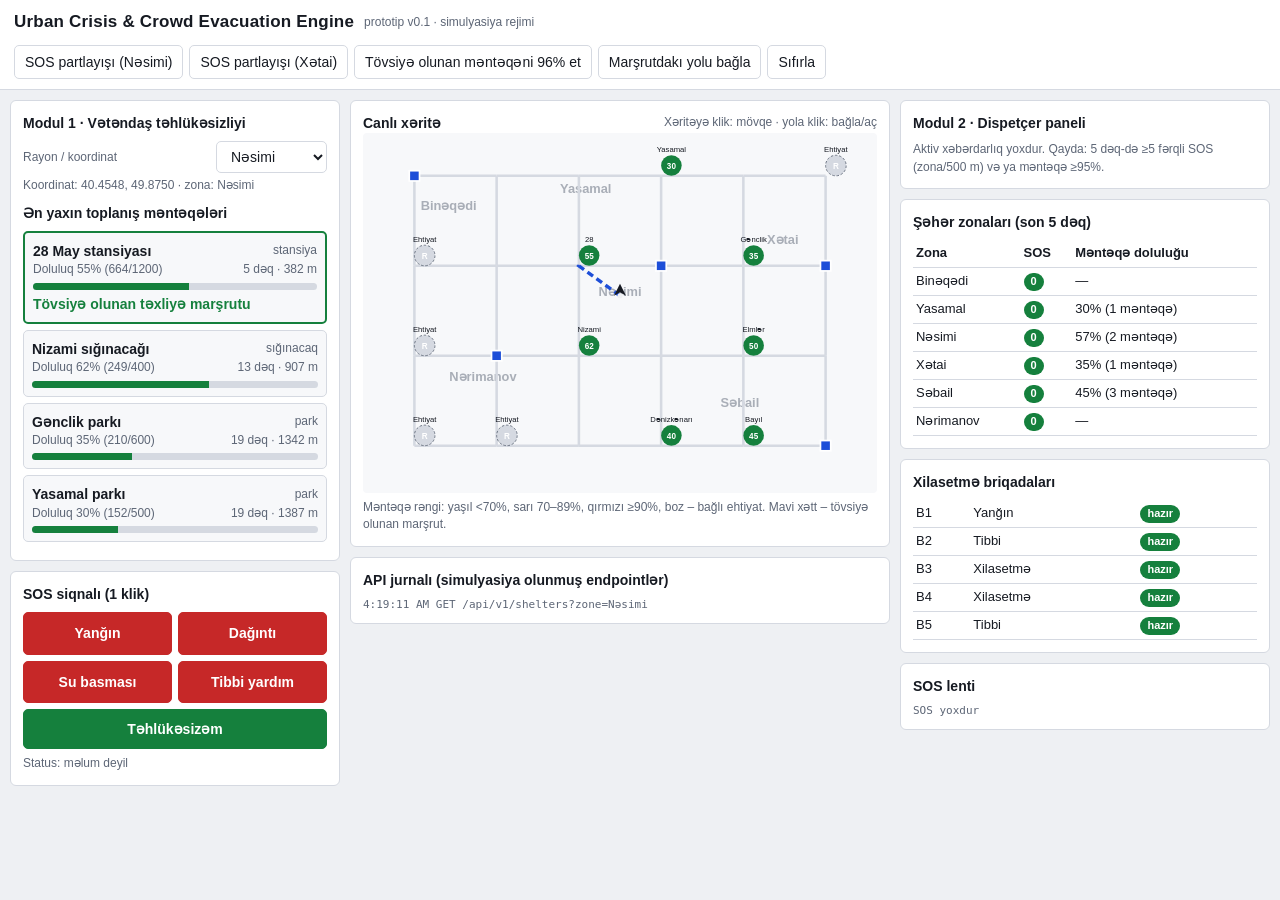
<file: evacuation-engine.html>
<!DOCTYPE html>
<html lang="az"><head><meta charset="utf-8">
<meta name="viewport" content="width=device-width, initial-scale=1, viewport-fit=cover">
<title>Urban Crisis & Crowd Evacuation Engine</title>
<style>
:root{--bg:#eef0f3;--cd:#fff;--tx:#161a22;--mu:#5d6676;--bd:#d5d9e1;--ac:#1d4ed8;--ok:#15803d;--wa:#b45309;--er:#c62828;--mp:#f7f8fa;box-sizing:border-box;padding-top:env(safe-area-inset-top,0px);padding-bottom:env(safe-area-inset-bottom,0px)}
@media (prefers-color-scheme:dark){:root:not([data-theme="light"]){--bg:#0d1117;--cd:#161b24;--tx:#e8ebf0;--mu:#8e97a8;--bd:#283040;--ac:#6b9bff;--ok:#3ddc97;--wa:#f5b942;--er:#ff6b6b;--mp:#10151d;color-scheme:dark}}
:root[data-theme="dark"]{--bg:#0d1117;--cd:#161b24;--tx:#e8ebf0;--mu:#8e97a8;--bd:#283040;--ac:#6b9bff;--ok:#3ddc97;--wa:#f5b942;--er:#ff6b6b;--mp:#10151d;color-scheme:dark}
*{box-sizing:border-box}html,body{margin:0;background:var(--bg);color:var(--tx);font:14px/1.45 "Segoe UI",Roboto,Arial,sans-serif}
header{display:flex;flex-wrap:wrap;gap:10px;align-items:center;padding:10px 14px;border-bottom:1px solid var(--bd);background:var(--cd)}
h1{font-size:17px;margin:0;font-weight:700;letter-spacing:.2px}h2{font-size:14px;margin:0 0 8px;font-weight:700}
.sp{flex:1}.app{display:grid;grid-template-columns:330px minmax(0,1fr) 370px;gap:10px;padding:10px;align-items:start}
@media(max-width:1180px){.app{grid-template-columns:1fr}}
.p{background:var(--cd);border:1px solid var(--bd);border-radius:6px;padding:12px;margin-bottom:10px}
button,select{font:inherit;color:var(--tx);background:var(--cd);border:1px solid var(--bd);border-radius:5px;padding:6px 10px;cursor:pointer}
button:hover{border-color:var(--ac)}button:focus-visible,select:focus-visible{outline:2px solid var(--ac);outline-offset:1px}
.sos{display:grid;grid-template-columns:1fr 1fr;gap:6px}.sos button{background:var(--er);color:#fff;border-color:var(--er);font-weight:700;padding:10px}
.ok{background:var(--ok);color:#fff;border-color:var(--ok);width:100%;margin-top:6px;font-weight:700;padding:9px}
.sh{border:1px solid var(--bd);border-radius:5px;padding:8px;margin-bottom:6px;background:var(--mp)}.sh.rec{border-color:var(--ok);border-width:2px}
.bar{height:7px;border-radius:4px;background:var(--bd);overflow:hidden;margin-top:4px}.bar i{display:block;height:100%}
.mu{color:var(--mu);font-size:12px}.row{display:flex;justify-content:space-between;gap:8px;align-items:center}
.note{background:rgba(217,119,6,.14);border-left:4px solid var(--wa);padding:8px;margin-bottom:6px;border-radius:3px;font-size:13px}
.al{border:2px solid var(--er);border-radius:6px;padding:10px;margin-bottom:8px;background:rgba(198,40,40,.1);animation:bl 1.2s infinite}
.al.done{animation:none;border-color:var(--ok);background:rgba(21,128,61,.1)}
.al button{background:var(--er);color:#fff;border-color:var(--er);font-weight:700;width:100%;margin-top:6px}
@keyframes bl{50%{box-shadow:0 0 0 4px rgba(198,40,40,.3)}}
@media(prefers-reduced-motion:reduce){.al{animation:none}}
table{width:100%;border-collapse:collapse;font-size:13px}td,th{padding:4px 3px;text-align:left;border-bottom:1px solid var(--bd)}
.tg{display:inline-block;padding:1px 7px;border-radius:9px;font-size:11px;font-weight:700;color:#fff}
svg{width:100%;height:auto;display:block;background:var(--mp);border-radius:4px;cursor:crosshair}
.log{font:11px ui-monospace,Menlo,monospace;color:var(--mu);max-height:110px;overflow:auto}
.tools{display:flex;flex-wrap:wrap;gap:6px}.pu{animation:pu 1.4s infinite}@keyframes pu{50%{opacity:.35}}
</style></head><body>
<header><h1>Urban Crisis &amp; Crowd Evacuation Engine</h1><span class="mu">prototip v0.1 · simulyasiya rejimi</span><span class="sp"></span>
<div class="tools" id="sim"></div></header>
<div class="app">
<section><div class="p"><h2>Modul 1 · Vətəndaş təhlükəsizliyi</h2>
<div class="row"><label for="zs" class="mu">Rayon / koordinat</label><select id="zs"></select></div>
<div class="mu" id="loc" style="margin:4px 0 8px"></div><div id="notes"></div><h2>Ən yaxın toplanış məntəqələri</h2><div id="cl"></div></div>
<div class="p"><h2>SOS siqnalı (1 klik)</h2><div class="sos" id="sosb"></div><button class="ok" id="safe">Təhlükəsizəm</button><div class="mu" id="me" style="margin-top:6px"></div></div></section>
<section><div class="p"><div class="row"><h2 style="margin:0">Canlı xəritə</h2><span class="mu">Xəritəyə klik: mövqe · yola klik: bağla/aç</span></div>
<svg id="mp" viewBox="0 0 600 420"></svg>
<div class="mu" style="margin-top:6px">Məntəqə rəngi: yaşıl &lt;70%, sarı 70–89%, qırmızı ≥90%, boz – bağlı ehtiyat. Mavi xətt – tövsiyə olunan marşrut.</div></div>
<div class="p"><h2>API jurnalı (simulyasiya olunmuş endpointlər)</h2><div class="log" id="lg"></div></div></section>
<section><div class="p"><h2>Modul 2 · Dispetçer paneli</h2><div id="al"></div></div>
<div class="p"><h2>Şəhər zonaları (son 5 dəq)</h2><div id="zt"></div></div>
<div class="p"><h2>Xilasetmə briqadaları</h2><div id="br"></div></div>
<div class="p"><h2>SOS lenti</h2><div id="sf" class="log" style="max-height:130px"></div></div></section></div>
<script>
const $=s=>document.querySelector(s),NX=6,NY=4,CS=96,RS=105,WIN=300000;
const nodes=[],edges=[],adj=[];
for(let j=0;j<NY;j++)for(let i=0;i<NX;i++){nodes.push({id:j*NX+i,x:60+i*CS,y:50+j*RS});adj.push([])}
const dist=(a,b)=>Math.hypot(a.x-b.x,a.y-b.y),ek=(a,b)=>a<b?a+"-"+b:b+"-"+a;
nodes.forEach(n=>{const i=n.id%NX,j=(n.id/NX)|0;if(i<NX-1)lk(n.id,n.id+1);if(j<NY-1)lk(n.id,n.id+NX)});
function lk(a,b){edges.push([a,b]);const l=dist(nodes[a],nodes[b]);adj[a].push([b,l]);adj[b].push([a,l])}
const ZONES=[["Binəqədi",100,90],["Yasamal",260,70],["Nəsimi",300,190],["Xətai",490,130],["Səbail",440,320],["Nərimanov",140,290]].map(z=>({n:z[0],x:z[1],y:z[2]}));
const zoneOf=p=>ZONES.reduce((a,b)=>dist(p,b)<dist(p,a)?b:a).n;
const mk=(id,name,type,node,cap,pc,open)=>({id,name,type,node,x:nodes[node].x+12,y:nodes[node].y-12,cap,occ:Math.round(cap*pc),open})
const S={loc:{x:300,y:190},blocked:new Set(),notes:[],lastRec:null,rec:null,logs:[],alerts:[],sos:[],seq:1,me:"Status: məlum deyil",
shelters:[mk(1,"Dənizkənarı park","park",21,800,.4,1),mk(2,"28 May stansiyası","stansiya",8,1200,.55,1),mk(3,"Nizami sığınacağı","sığınacaq",14,400,.62,1),mk(4,"Gənclik parkı","park",10,600,.35,1),mk(5,"Elmlər stansiyası","stansiya",16,900,.5,1),mk(6,"Bayıl sığınacağı","sığınacaq",22,300,.45,1),mk(7,"Yasamal parkı","park",3,500,.3,1),
mk(8,"Ehtiyat zal-1","sığınacaq",6,500,0,0),mk(9,"Ehtiyat meydan-2","park",19,700,0,0),mk(10,"Ehtiyat məktəb-3","sığınacaq",12,350,0,0),mk(11,"Ehtiyat stadion-4","park",5,1000,0,0),mk(12,"Ehtiyat zal-5","sığınacaq",18,400,0,0)],
brig:[["B1","Yanğın",0],["B2","Tibbi",11],["B3","Xilasetmə",13],["B4","Xilasetmə",23],["B5","Tibbi",9]].map(b=>({id:b[0],type:b[1],x:nodes[b[2]].x,y:nodes[b[2]].y,st:"hazır",tg:null,until:0,al:null}))};
const pct=s=>Math.round(100*s.occ/s.cap),SH=id=>S.shelters.find(s=>s.id==id);
const col=p=>p>=90?"var(--er)":p>=70?"var(--wa)":"var(--ok)";
function api(m,p,f){S.logs.unshift(new Date().toLocaleTimeString()+" "+m+" "+p);S.logs.length=Math.min(S.logs.length,30);return f()}
function sp(a,b){const d=Array(nodes.length).fill(1e9),pr=Array(nodes.length).fill(-1),u=new Set();d[a]=0;
while(u.size<nodes.length){let m=-1;for(let i=0;i<nodes.length;i++)if(!u.has(i)&&(m<0||d[i]<d[m]))m=i;if(d[m]>=1e9)break;u.add(m);
for(const[o,l]of adj[m]){if(S.blocked.has(ek(m,o)))continue;if(d[m]+l<d[o]){d[o]=d[m]+l;pr[o]=m}}}
if(d[b]>=1e9)return null;const p=[];for(let c=b;c>=0;c=pr[c])p.unshift(c);return p}
function route(p,s){const a=nodes.reduce((x,y)=>dist(p,y)<dist(p,x)?y:x).id,pa=sp(a,s.node);if(!pa)return null;
const pts=[p,...pa.map(i=>nodes[i]),s];let len=0;for(let i=1;i<pts.length;i++)len+=dist(pts[i-1],pts[i]);
const es=[];for(let i=1;i<pa.length;i++)es.push(ek(pa[i-1],pa[i]));return{pts,len,es,eta:Math.max(1,Math.round(len*5/72))}}
function list(){return S.shelters.filter(s=>s.open).map(s=>{const r=route(S.loc,s),p=pct(s);return{s,r,p,ok:!!r&&p<90}})
.sort((a,b)=>(b.ok-a.ok)||((a.r?a.r.len:1e9)-(b.r?b.r.len:1e9)))}
function note(t){S.notes.unshift({t:Date.now(),x:t});S.notes.length=Math.min(S.notes.length,3)}
/* ---- Modul 1 API ---- */
const API={
shelters:()=>api("GET","/api/v1/shelters?zone="+zoneOf(S.loc),list),
sos:type=>api("POST","/api/v1/sos {type:"+type+"}",()=>pushSos("ME",type,S.loc.x,S.loc.y)),
safe:()=>api("POST","/api/v1/citizen/status {safe:true}",()=>{S.sos.forEach(s=>{if(s.c=="ME")s.h=1});S.me="Status: təhlükəsizdir ("+new Date().toLocaleTimeString()+")"}),
block:k=>api("POST","/api/v1/traffic/block {edge:"+k+"}",()=>{S.blocked.has(k)?S.blocked.delete(k):S.blocked.add(k)})};
function pushSos(c,type,x,y){const o=S.sos.find(s=>s.c==c&&!s.h&&Date.now()-s.t<WIN);if(o){o.t=Date.now();o.type=type;o.x=x;o.y=y;return}
S.sos.unshift({id:S.seq++,c,type,x,y,t:Date.now(),h:0});if(c=="ME")S.me="SOS göndərildi: "+type}
function checkRec(){const L=list(),rec=L.find(x=>x.ok),lr=S.lastRec;
if(lr){const s=SH(lr.id);let w=null;if(!s.open)w="mərkəz bağlandı";else if(pct(s)>=90)w=s.name+" doluluğu "+pct(s)+"% (≥90%)";else if(lr.es.some(e=>S.blocked.has(e)))w="marşrutdakı yol bağlandı";
if(w)note(rec?"Alternativ təxliyə: "+w+". Yeni marşrut → "+rec.s.name+" ("+rec.r.eta+" dəq).":"Təxliyə marşrutu tapılmadı ("+w+"). Dispetçerlə əlaqə saxlayın.")}
S.lastRec=rec?{id:rec.s.id,es:rec.r.es}:null;S.rec=rec}
/* ---- Modul 2 ---- */
function crisis(){const n=Date.now(),act=S.sos.filter(s=>!s.h&&n-s.t<WIN);
for(const s of act){const z=zoneOf(s),zs=act.filter(q=>zoneOf(q)==z),rs=act.filter(q=>dist(q,s)<=100);
const g=new Set(zs.map(q=>q.c)).size>=5?zs:new Set(rs.map(q=>q.c)).size>=5?rs:null;
if(g&&!S.alerts.some(a=>a.key=="z"+z&&!a.done)){const cx=g.reduce((a,q)=>a+q.x,0)/g.length,cy=g.reduce((a,q)=>a+q.y,0)/g.length;
S.alerts.unshift({id:S.seq++,key:"z"+z,k:"sos",z,x:cx,y:cy,g,done:0,t:n,msg:new Set(g.map(q=>q.c)).size+" fərqli SOS / 5 dəq · zona: "+z+" (və ya 500 m radius)"});}}
S.shelters.forEach(s=>{if(s.open&&pct(s)<90)s.h=0;if(s.open&&pct(s)>=95&&!s.h&&!S.alerts.some(a=>a.key=="s"+s.id&&!a.done))
S.alerts.unshift({id:S.seq++,key:"s"+s.id,k:"shl",z:zoneOf(s),x:s.x,y:s.y,sid:s.id,done:0,t:n,msg:s.name+" doluluğu "+pct(s)+"% (≥95%)"})})}
function dispatch(x,y,al,z){const f=S.brig.filter(b=>b.st=="hazır").sort((a,b)=>dist(a,{x,y})-dist(b,{x,y}))[0];
if(!f)return"boş briqada yoxdur";f.st="yolda";f.tg={x,y};f.al=al;return f.id+" ("+f.type+") yola düşdü"}
function approve(id){const a=S.alerts.find(q=>q.id==id);if(!a||a.done)return;
api("POST","/api/v1/dispatch/approve {alert:"+id+"}",()=>{const r=dispatch(a.x,a.y,id);
const res=S.shelters.filter(s=>!s.open).sort((p,q)=>dist(p,a)-dist(q,a))[0];let m=r;
if(res){res.open=1;m+="; yeni məntəqə açıldı: "+res.name}else m+="; ehtiyat məntəqə qalmayıb";
if(a.k=="sos")a.g.forEach(q=>q.h=1);else{SH(a.sid).h=1;SH(a.sid).occ=Math.round(SH(a.sid).cap*.88)}
a.done=1;a.res=m;note("Dispetçer qərarı icra olundu: "+m)});render()}
function tick(){const n=Date.now();S.shelters.forEach(s=>{if(s.open&&pct(s)<94&&Math.random()<.5)s.occ=Math.min(s.cap,s.occ+Math.round(s.cap*.002))});
S.brig.forEach(b=>{if(b.st=="yolda"){const d=dist(b,b.tg);if(d<4){b.st="məşğul";b.until=n+20000}else{b.x+=(b.tg.x-b.x)/d*25;b.y+=(b.tg.y-b.y)/d*25}}else if(b.st=="məşğul"&&n>b.until)b.st="hazır"});
checkRec();crisis();render()}
/* ---- simulyasiya ---- */
function burst(zn){const z=ZONES.find(q=>q.n==zn);for(let i=0;i<5;i++){const t=["Yanğın","Dağıntı","Su basması","Tibbi yardım"][i%4];
api("POST","/api/v1/sos {citizen:C"+(100+i)+"}",()=>pushSos("C"+(Date.now()%1e4)+i,t,z.x+(Math.random()-.5)*110,z.y+(Math.random()-.5)*110))}render()}
function fill(){const s=S.rec?S.rec.s:S.shelters.find(q=>q.open);s.occ=Math.round(s.cap*.96);render()}
function blockRoute(){const e=S.rec&&S.rec.r.es[0];if(e)API.block(e);render()}
function reset(){location.reload()}
$("#sim").innerHTML=`<button onclick="burst('Nəsimi')">SOS partlayışı (Nəsimi)</button><button onclick="burst('Xətai')">SOS partlayışı (Xətai)</button><button onclick="fill()">Tövsiyə olunan məntəqəni 96% et</button><button onclick="blockRoute()">Marşrutdakı yolu bağla</button><button onclick="reset()">Sıfırla</button>`;
$("#zs").innerHTML=ZONES.map(z=>`<option>${z.n}</option>`).join("");$("#zs").value="Nəsimi";
$("#zs").onchange=e=>{const z=ZONES.find(q=>q.n==e.target.value);S.loc={x:z.x,y:z.y};API.shelters();render()};
$("#sosb").innerHTML=["Yanğın","Dağıntı","Su basması","Tibbi yardım"].map(t=>`<button onclick="API.sos('${t}');render()">${t}</button>`).join("");
$("#safe").onclick=()=>{API.safe();render()};
$("#mp").onclick=e=>{const r=e.currentTarget.getBoundingClientRect();S.loc={x:(e.clientX-r.left)*600/r.width,y:(e.clientY-r.top)*420/r.height};$("#zs").value=zoneOf(S.loc);render()};
const ago=t=>Math.round((Date.now()-t)/1000)+" san";
function render(){const L=list(),lat=(40.4+(420-S.loc.y)/420*.1).toFixed(4),lng=(49.8+S.loc.x/600*.15).toFixed(4);
$("#loc").textContent="Koordinat: "+lat+", "+lng+" · zona: "+zoneOf(S.loc);
$("#notes").innerHTML=S.notes.map(n=>`<div class="note">${n.x}</div>`).join("");
$("#cl").innerHTML=L.slice(0,4).map((o,i)=>`<div class="sh ${S.rec&&S.rec.s.id==o.s.id?"rec":""}"><div class="row"><b>${o.s.name}</b><span class="mu">${o.s.type}</span></div>
<div class="row mu"><span>Doluluq ${o.p}% (${o.s.occ}/${o.s.cap})</span><span>${o.r?o.r.eta+" dəq · "+Math.round(o.r.len*5)+" m":"marşrut yoxdur"}</span></div>
<div class="bar"><i style="width:${o.p}%;background:${col(o.p)}"></i></div>${S.rec&&S.rec.s.id==o.s.id?'<div style="color:var(--ok);font-weight:700;margin-top:4px">Tövsiyə olunan təxliyə marşrutu</div>':""}</div>`).join("");
$("#me").textContent=S.me;
$("#al").innerHTML=S.alerts.length?S.alerts.slice(0,5).map(a=>`<div class="al ${a.done?"done":""}"><b>${a.done?"İcra olundu":"QIRMIZI HEYƏCAN"} · ${a.k=="sos"?"Böhran nöqtəsi":"Məntəqə dolu"} · ${a.z}</b><div class="mu" style="color:var(--tx)">${a.msg}</div>
<div class="mu" style="color:var(--tx)">${a.done?a.res:"Təklif: əlavə xilasetmə briqadası göndər + yeni toplanış məntəqəsi aç"}</div>${a.done?"":`<button onclick="approve(${a.id})">Təsdiqlə və icra et (1 klik)</button>`}</div>`).join(""):'<div class="mu">Aktiv xəbərdarlıq yoxdur. Qayda: 5 dəq-də ≥5 fərqli SOS (zona/500 m) və ya məntəqə ≥95%.</div>';
const n=Date.now();
$("#zt").innerHTML="<table><tr><th>Zona</th><th>SOS</th><th>Məntəqə doluluğu</th></tr>"+ZONES.map(z=>{const c=S.sos.filter(s=>!s.h&&n-s.t<WIN&&zoneOf(s)==z.n).length,ss=S.shelters.filter(s=>s.open&&zoneOf(s)==z.n),o=ss.reduce((a,s)=>a+s.occ,0),cp=ss.reduce((a,s)=>a+s.cap,0),p=cp?Math.round(100*o/cp):0;
return`<tr><td>${z.n}</td><td><span class="tg" style="background:${c>=5?"var(--er)":c?"var(--wa)":"var(--ok)"}">${c}</span></td><td>${cp?p+"% ("+ss.length+" məntəqə)":"—"}</td></tr>`}).join("")+"</table>";
$("#br").innerHTML="<table>"+S.brig.map(b=>`<tr><td>${b.id}</td><td>${b.type}</td><td><span class="tg" style="background:${b.st=="hazır"?"var(--ok)":b.st=="yolda"?"var(--wa)":"var(--er)"}">${b.st}</span></td></tr>`).join("")+"</table>";
$("#sf").innerHTML=S.sos.slice(0,12).map(s=>`${ago(s.t)} · ${s.c} · ${s.type} · ${zoneOf(s)}${s.h?" ✓":""}`).join("<br>")||"SOS yoxdur";
$("#lg").innerHTML=S.logs.join("<br>");
/* xəritə */
let h=ZONES.map(z=>`<text x="${z.x}" y="${z.y}" text-anchor="middle" fill="var(--mu)" opacity=".5" font-size="15" font-weight="700">${z.n}</text>`).join("");
edges.forEach(([a,b])=>{const k=ek(a,b),bl=S.blocked.has(k),A=nodes[a],B=nodes[b];
h+=`<line x1="${A.x}" y1="${A.y}" x2="${B.x}" y2="${B.y}" stroke="${bl?"var(--er)":"var(--bd)"}" stroke-width="${bl?4:3}" ${bl?'stroke-dasharray="5 4"':""}/>
<line x1="${A.x}" y1="${A.y}" x2="${B.x}" y2="${B.y}" stroke="transparent" stroke-width="14" onclick="event.stopPropagation();API.block('${k}');render()"><title>Yolu bağla / aç</title></line>`});
if(S.rec)h+=`<polyline points="${S.rec.r.pts.map(p=>p.x+","+p.y).join(" ")}" fill="none" stroke="var(--ac)" stroke-width="4" stroke-dasharray="8 5" pointer-events="none"/>`;
S.alerts.filter(a=>!a.done).forEach(a=>h+=`<circle class="pu" cx="${a.x}" cy="${a.y}" r="100" fill="rgba(198,40,40,.12)" stroke="var(--er)" stroke-dasharray="4 4" pointer-events="none"/>`);
S.shelters.forEach(s=>{const p=pct(s);h+=`<g pointer-events="none"><circle cx="${s.x}" cy="${s.y}" r="12" fill="${s.open?col(p):"var(--bd)"}" ${s.open?"":'stroke="var(--mu)" stroke-dasharray="3 2"'}/><text x="${s.x}" y="${s.y+4}" text-anchor="middle" font-size="9.5" font-weight="700" fill="#fff">${s.open?p:"R"}</text><text x="${s.x}" y="${s.y-16}" text-anchor="middle" font-size="9" fill="var(--tx)">${s.name.split(" ")[0]}</text></g>`});
S.sos.filter(s=>!s.h&&n-s.t<WIN).forEach(s=>h+=`<circle class="pu" cx="${s.x}" cy="${s.y}" r="5" fill="var(--er)" pointer-events="none"/>`);
S.brig.forEach(b=>h+=`<rect x="${b.x-6}" y="${b.y-6}" width="12" height="12" fill="${b.st=="hazır"?"var(--ac)":b.st=="yolda"?"var(--wa)":"var(--er)"}" stroke="var(--cd)" stroke-width="2" pointer-events="none"><title>${b.id} ${b.type} ${b.st}</title></rect>`);
h+=`<path d="M${S.loc.x} ${S.loc.y-14} l7 14 l-7 -4 l-7 4z" fill="var(--tx)" pointer-events="none"/><circle cx="${S.loc.x}" cy="${S.loc.y}" r="3" fill="var(--bg)" pointer-events="none"/>`;
$("#mp").innerHTML=h}
API.shelters();tick();setInterval(tick,1000);
</script></body></html>
</file>
